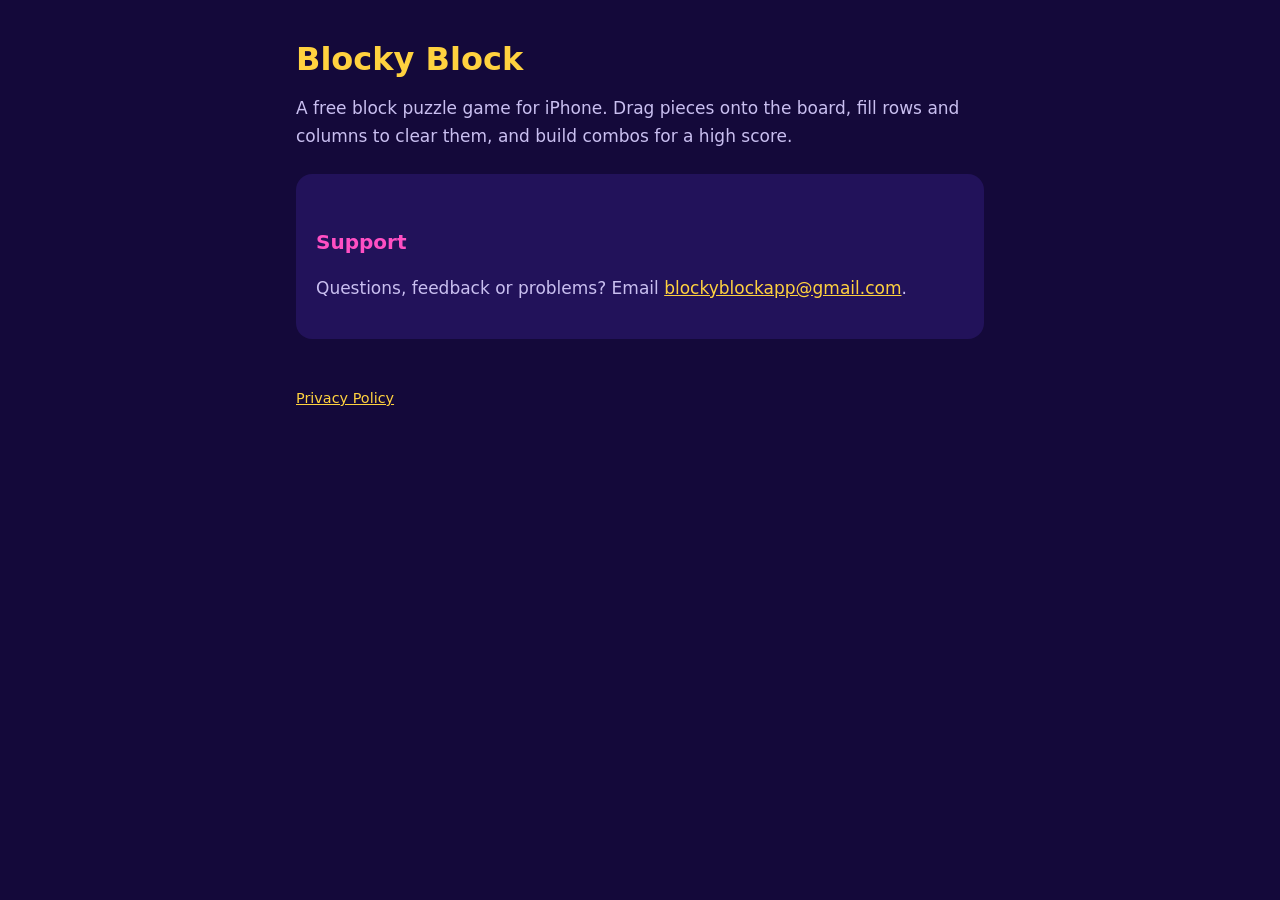
<file: index.html>
<!doctype html>
<html lang="en">
<head>
  <meta charset="utf-8">
  <meta name="viewport" content="width=device-width, initial-scale=1">
  <title>Blocky Block</title>
  <meta name="description" content="Blocky Block, a free block puzzle game for iPhone.">
  <link rel="stylesheet" href="style.css">
</head>
<body>
  <main>
    <h1>Blocky Block</h1>
    <p>A free block puzzle game for iPhone. Drag pieces onto the board, fill rows and columns to clear them, and build combos for a high score.</p>

    <div class="card">
      <h2>Support</h2>
      <p>Questions, feedback or problems? Email <a href="mailto:blockyblockapp@gmail.com">blockyblockapp@gmail.com</a>.</p>
    </div>

    <footer>
      <a href="privacy">Privacy Policy</a>
    </footer>
  </main>
</body>
</html>
</file>
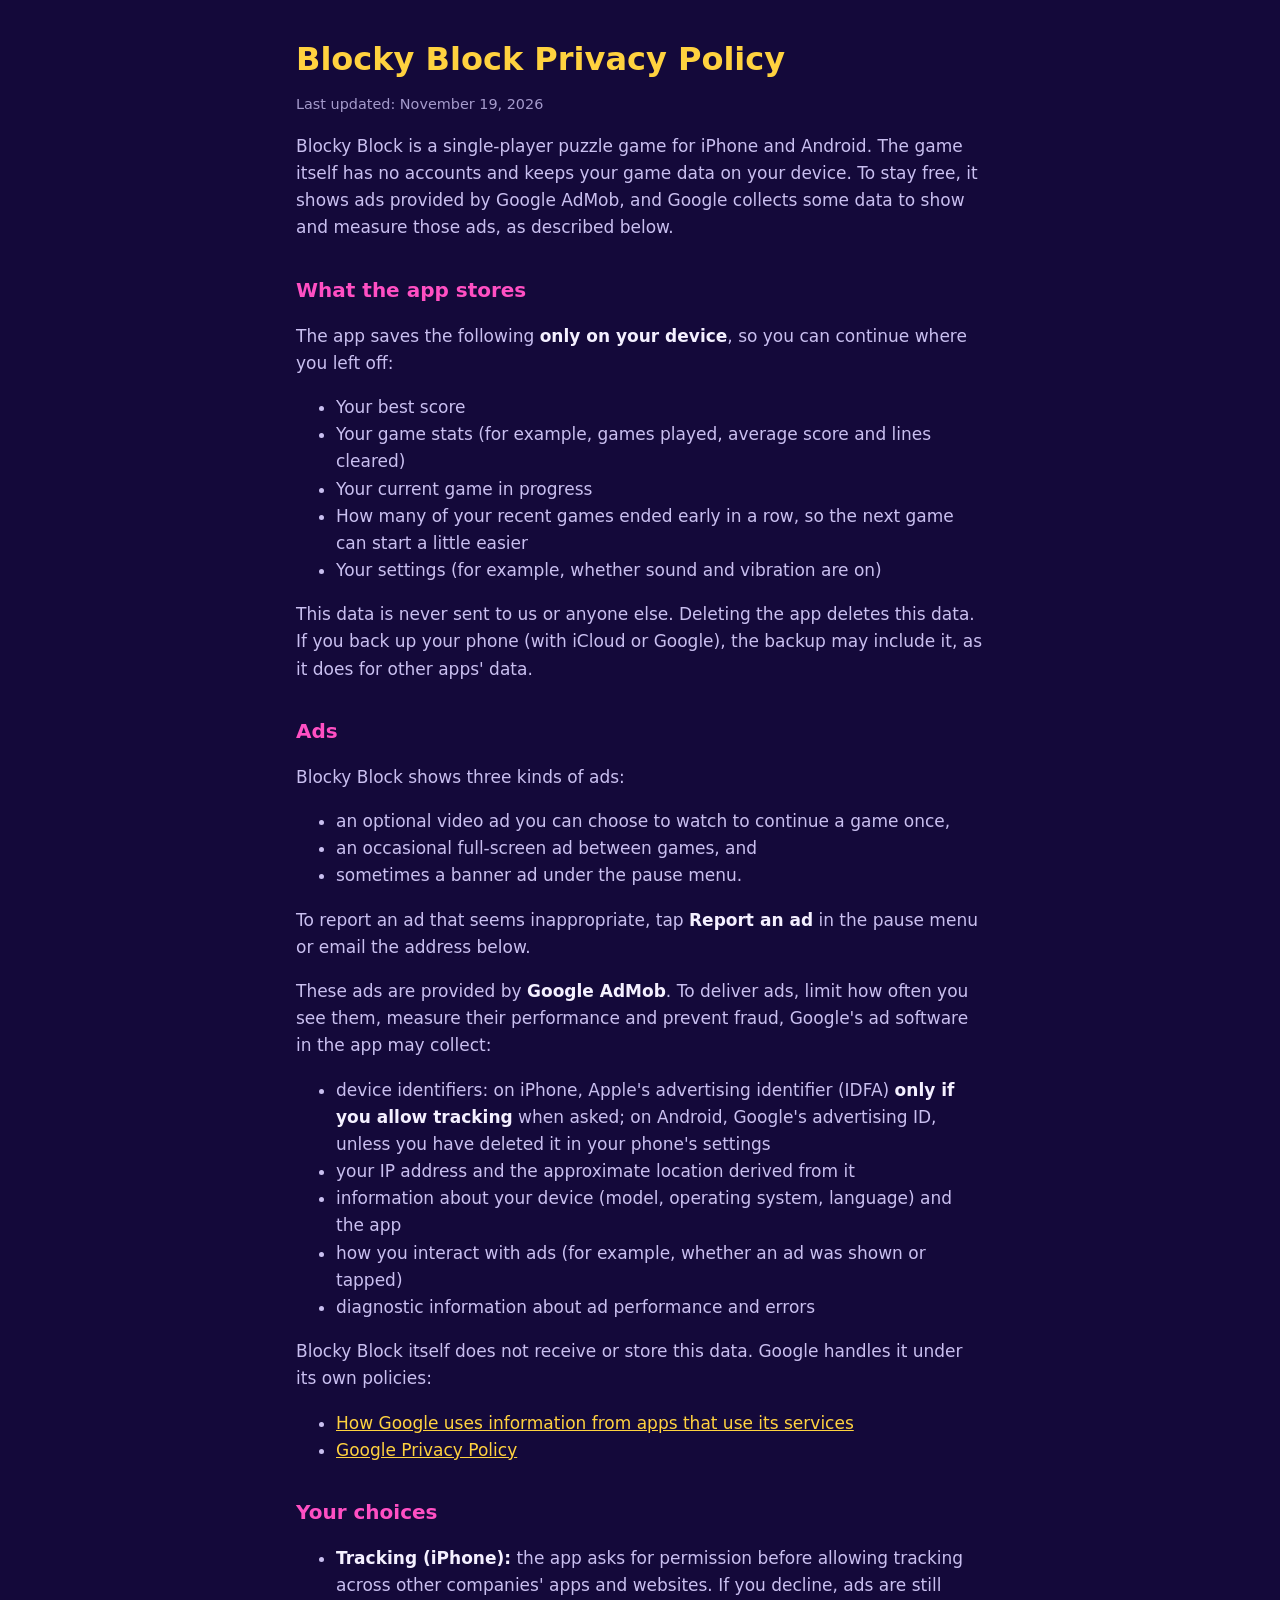
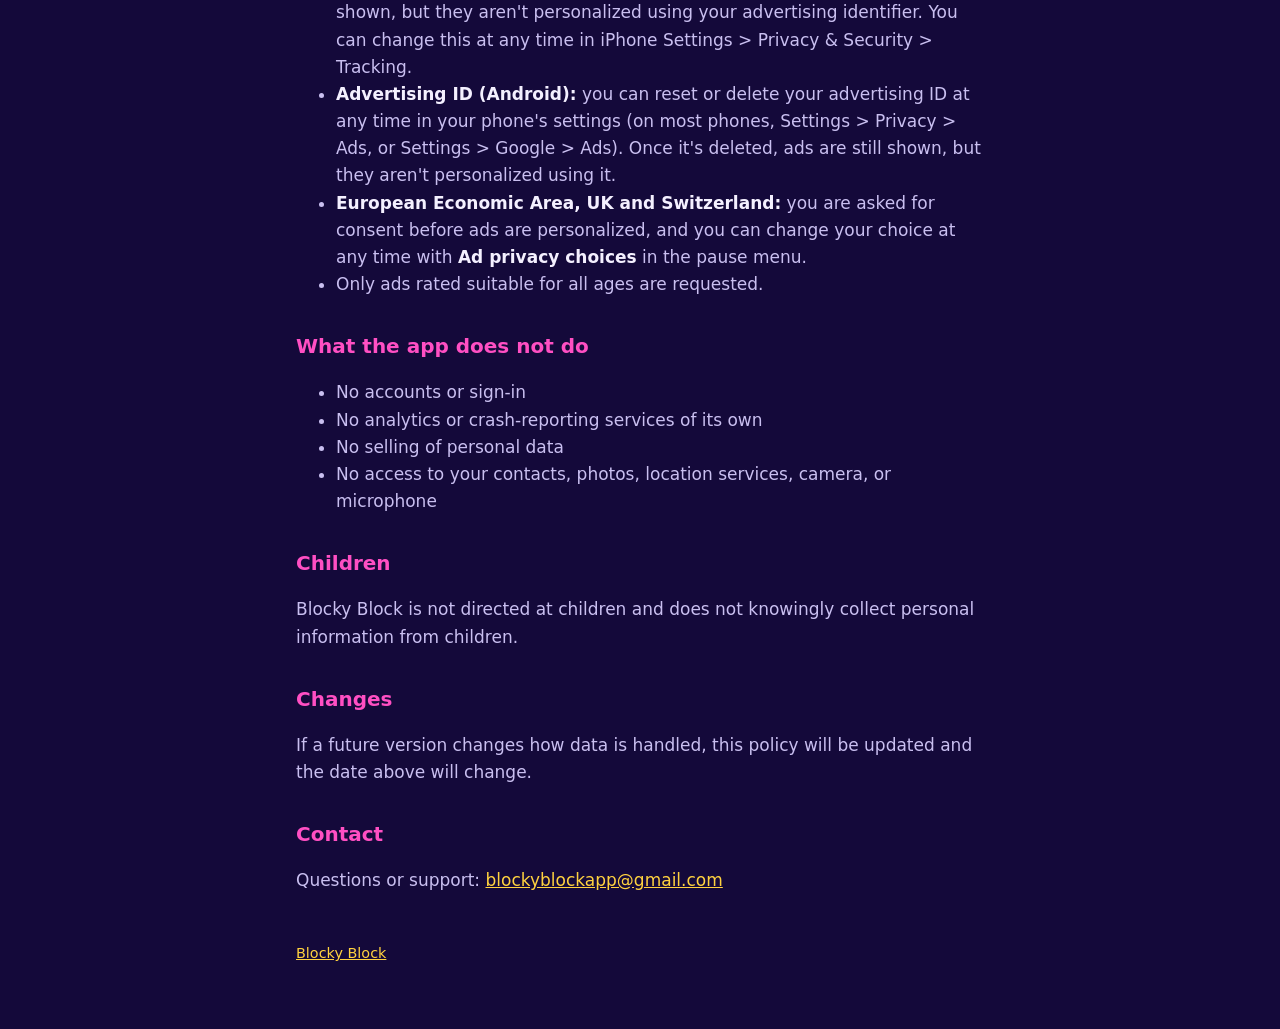
<file: privacy.html>
<!doctype html>
<html lang="en">
<head>
  <meta charset="utf-8">
  <meta name="viewport" content="width=device-width, initial-scale=1">
  <title>Blocky Block Privacy Policy</title>
  <link rel="stylesheet" href="style.css">
</head>
<body>
  <main>
    <h1>Blocky Block Privacy Policy</h1>
    <p class="muted">Last updated: November 19, 2026</p>

    <p>Blocky Block is a single-player puzzle game for iPhone and Android. The game itself has no accounts and keeps your game data on your device. To stay free, it shows ads provided by Google AdMob, and Google collects some data to show and measure those ads, as described below.</p>

    <h2>What the app stores</h2>
    <p>The app saves the following <strong>only on your device</strong>, so you can continue where you left off:</p>
    <ul>
      <li>Your best score</li>
      <li>Your game stats (for example, games played, average score and lines cleared)</li>
      <li>Your current game in progress</li>
      <li>How many of your recent games ended early in a row, so the next game can start a little easier</li>
      <li>Your settings (for example, whether sound and vibration are on)</li>
    </ul>
    <p>This data is never sent to us or anyone else. Deleting the app deletes this data. If you back up your phone (with iCloud or Google), the backup may include it, as it does for other apps' data.</p>

    <h2>Ads</h2>
    <p>Blocky Block shows three kinds of ads:</p>
    <ul>
      <li>an optional video ad you can choose to watch to continue a game once,</li>
      <li>an occasional full-screen ad between games, and</li>
      <li>sometimes a banner ad under the pause menu.</li>
    </ul>
    <p>To report an ad that seems inappropriate, tap <strong>Report an ad</strong> in the pause menu or email the address below.</p>
    <p>These ads are provided by <strong>Google AdMob</strong>. To deliver ads, limit how often you see them, measure their performance and prevent fraud, Google's ad software in the app may collect:</p>
    <ul>
      <li>device identifiers: on iPhone, Apple's advertising identifier (IDFA) <strong>only if you allow tracking</strong> when asked; on Android, Google's advertising ID, unless you have deleted it in your phone's settings</li>
      <li>your IP address and the approximate location derived from it</li>
      <li>information about your device (model, operating system, language) and the app</li>
      <li>how you interact with ads (for example, whether an ad was shown or tapped)</li>
      <li>diagnostic information about ad performance and errors</li>
    </ul>
    <p>Blocky Block itself does not receive or store this data. Google handles it under its own policies:</p>
    <ul>
      <li><a href="https://policies.google.com/technologies/partner-sites">How Google uses information from apps that use its services</a></li>
      <li><a href="https://policies.google.com/privacy">Google Privacy Policy</a></li>
    </ul>

    <h2>Your choices</h2>
    <ul>
      <li><strong>Tracking (iPhone):</strong> the app asks for permission before allowing tracking across other companies' apps and websites. If you decline, ads are still shown, but they aren't personalized using your advertising identifier. You can change this at any time in iPhone Settings &gt; Privacy &amp; Security &gt; Tracking.</li>
      <li><strong>Advertising ID (Android):</strong> you can reset or delete your advertising ID at any time in your phone's settings (on most phones, Settings &gt; Privacy &gt; Ads, or Settings &gt; Google &gt; Ads). Once it's deleted, ads are still shown, but they aren't personalized using it.</li>
      <li><strong>European Economic Area, UK and Switzerland:</strong> you are asked for consent before ads are personalized, and you can change your choice at any time with <strong>Ad privacy choices</strong> in the pause menu.</li>
      <li>Only ads rated suitable for all ages are requested.</li>
    </ul>

    <h2>What the app does not do</h2>
    <ul>
      <li>No accounts or sign-in</li>
      <li>No analytics or crash-reporting services of its own</li>
      <li>No selling of personal data</li>
      <li>No access to your contacts, photos, location services, camera, or microphone</li>
    </ul>

    <h2>Children</h2>
    <p>Blocky Block is not directed at children and does not knowingly collect personal information from children.</p>

    <h2>Changes</h2>
    <p>If a future version changes how data is handled, this policy will be updated and the date above will change.</p>

    <h2>Contact</h2>
    <p>Questions or support: <a href="mailto:blockyblockapp@gmail.com">blockyblockapp@gmail.com</a></p>

    <footer><a href="./">Blocky Block</a></footer>
  </main>
</body>
</html>
</file>
<file: style.css>
:root {
  --bg: #14093a;
  --card: #22125a;
  --text: #f4f0ff;
  --soft: #c9bff0;
  --gold: #ffd23f;
  --pink: #ff4fc3;
}
* { box-sizing: border-box; }
body {
  margin: 0;
  background: var(--bg);
  color: var(--text);
  font: 17px/1.6 system-ui, -apple-system, "Segoe UI", Roboto, sans-serif;
}
main {
  max-width: 720px;
  margin: 0 auto;
  padding: 40px 16px 64px;
}
h1 { color: var(--gold); font-size: 2rem; line-height: 1.2; margin: 0 0 8px; }
h2 { color: var(--pink); font-size: 1.25rem; margin: 32px 0 8px; }
p, li { color: var(--soft); }
strong { color: var(--text); }
a { color: var(--gold); }
.muted { font-size: 0.9rem; opacity: 0.8; }
.card {
  background: var(--card);
  border-radius: 16px;
  padding: 20px;
  margin: 24px 0;
}
footer { margin-top: 48px; font-size: 0.9rem; color: var(--soft); }
</file>
